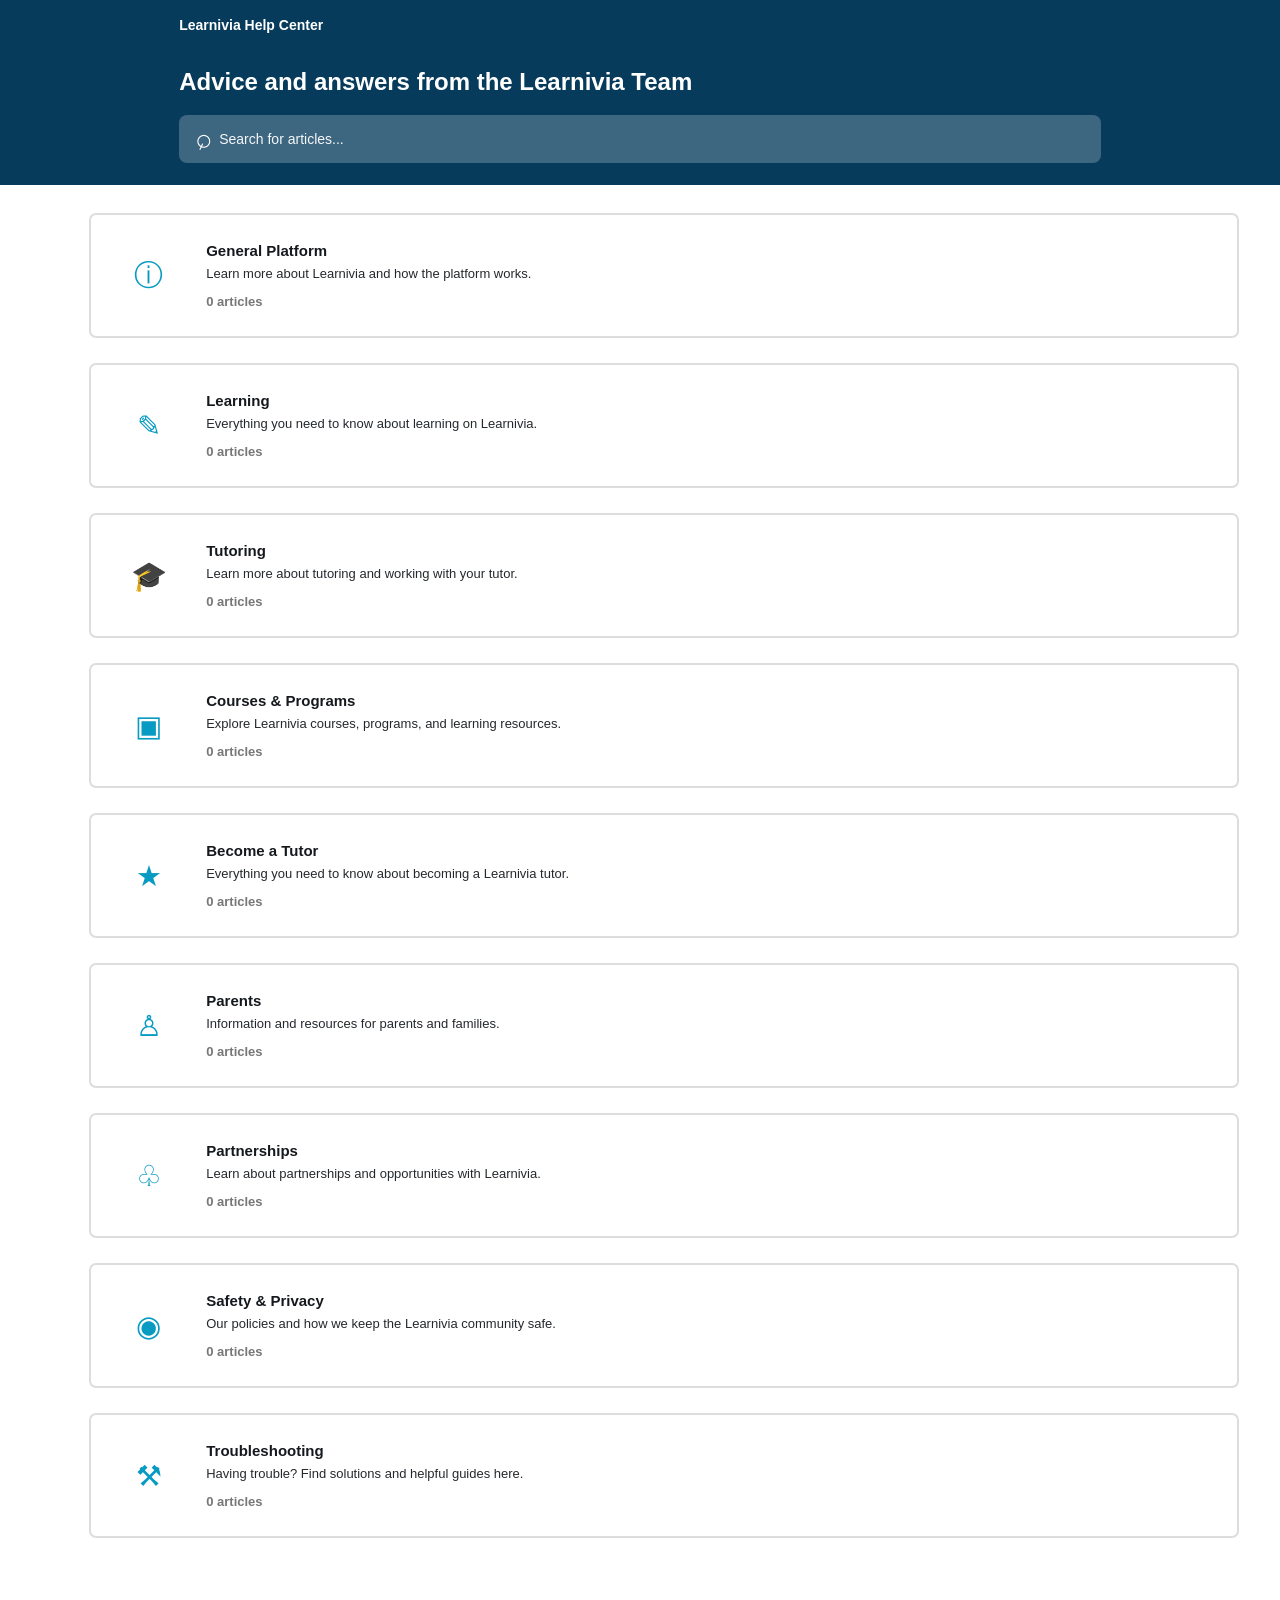
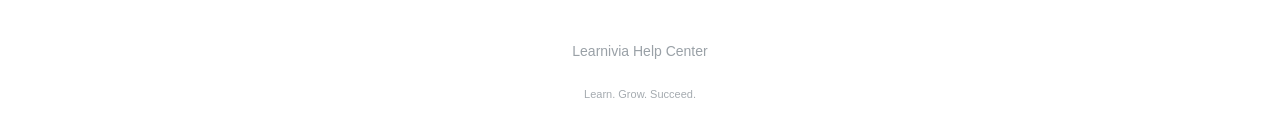
<file: faq.html>
<!DOCTYPE html>
<html lang="en">

<head>
    <meta charset="UTF-8">
    <meta name="viewport" content="width=device-width, initial-scale=1.0">

    <link rel="stylesheet" href="faq-style.css">

    <title>Learnivia Help Center</title>
</head>

<body>

    <!-- FAQ HEADER -->
    <div class="faq-header">

        <div class="faq-container">

            <div class="faq-logo">
                Learnivia Help Center
            </div>

            <h1>
                Advice and answers from the Learnivia Team
            </h1>

            <div class="faq-search">
                <span class="search-icon">⌕</span>
                <input
                    type="text"
                    placeholder="Search for articles..."
                >
            </div>

        </div>

    </div>


    <!-- FAQ CATEGORIES -->
    <main class="faq-content">

        <div class="faq-card">

            <div class="faq-icon">ⓘ</div>

            <div class="faq-card-text">
                <h2>General Platform</h2>
                <p>Learn more about Learnivia and how the platform works.</p>
                <span>0 articles</span>
            </div>

        </div>


        <div class="faq-card">

            <div class="faq-icon">✎</div>

            <div class="faq-card-text">
                <h2>Learning</h2>
                <p>Everything you need to know about learning on Learnivia.</p>
                <span>0 articles</span>
            </div>

        </div>


        <div class="faq-card">

            <div class="faq-icon">🎓</div>

            <div class="faq-card-text">
                <h2>Tutoring</h2>
                <p>Learn more about tutoring and working with your tutor.</p>
                <span>0 articles</span>
            </div>

        </div>


        <div class="faq-card">

            <div class="faq-icon">▣</div>

            <div class="faq-card-text">
                <h2>Courses & Programs</h2>
                <p>Explore Learnivia courses, programs, and learning resources.</p>
                <span>0 articles</span>
            </div>

        </div>


        <div class="faq-card">

            <div class="faq-icon">★</div>

            <div class="faq-card-text">
                <h2>Become a Tutor</h2>
                <p>Everything you need to know about becoming a Learnivia tutor.</p>
                <span>0 articles</span>
            </div>

        </div>


        <div class="faq-card">

            <div class="faq-icon">♙</div>

            <div class="faq-card-text">
                <h2>Parents</h2>
                <p>Information and resources for parents and families.</p>
                <span>0 articles</span>
            </div>

        </div>


        <div class="faq-card">

            <div class="faq-icon">♧</div>

            <div class="faq-card-text">
                <h2>Partnerships</h2>
                <p>Learn about partnerships and opportunities with Learnivia.</p>
                <span>0 articles</span>
            </div>

        </div>


        <div class="faq-card">

            <div class="faq-icon">◉</div>

            <div class="faq-card-text">
                <h2>Safety & Privacy</h2>
                <p>Our policies and how we keep the Learnivia community safe.</p>
                <span>0 articles</span>
            </div>

        </div>


        <div class="faq-card">

            <div class="faq-icon">⚒</div>

            <div class="faq-card-text">
                <h2>Troubleshooting</h2>
                <p>Having trouble? Find solutions and helpful guides here.</p>
                <span>0 articles</span>
            </div>

        </div>

    </main>


    <!-- FOOTER -->
    <footer class="faq-footer">

        <p>Learnivia Help Center</p>

        <small>
            Learn. Grow. Succeed.
        </small>

    </footer>

</body>

</html>
</file>
<file: faq-style.css>
/* =========================
   GENERAL
========================= */

* {
    box-sizing: border-box;
    margin: 0;
    padding: 0;
}

body {
    font-family: Arial, sans-serif;
    background: #ffffff;
    color: #1f2933;
}


/* =========================
   FAQ HEADER
========================= */

.faq-header {
    width: 100%;
    min-height: 185px;
    background: 
        #073b5c;
       
}

.faq-container {
    width: 72%;
    max-width: 1150px;
    margin: 0 auto;
    padding-top: 17px;
}


/* =========================
   LOGO / HEADER TEXT
========================= */

.faq-logo {
    color: white;
    font-size: 14px;
    font-weight: 600;
    margin-bottom: 35px;
}

.faq-header h1 {
    color: white;
    font-size: 24px;
    font-weight: 700;
    margin-bottom: 19px;
}


/* =========================
   SEARCH BAR
========================= */

.faq-search {
    width: 100%;
    height: 48px;
    display: flex;
    align-items: center;

    background: rgba(255, 255, 255, 0.22);

    border-radius: 8px;

    padding: 0 15px;
}

.search-icon {
    color: white;
    font-size: 28px;
    line-height: 1;
    margin-right: 8px;
    transform: rotate(-20deg);
}

.faq-search input {
    width: 100%;
    height: 100%;

    border: none;
    outline: none;

    background: transparent;

    color: white;
    font-size: 14px;
}

.faq-search input::placeholder {
    color: rgba(255, 255, 255, 0.95);
}


/* =========================
   FAQ CONTENT
========================= */

.faq-content {
    width: 72%;
    max-width: 1150px;

    margin: 28px auto 0;
}


/* =========================
   FAQ CARDS
========================= */

.faq-card {
    width: 1150px;;
    height: 125px;
    margin-left:-90px;
    border: 2.5px solid #dddddd;
    border-radius: 7px;

    margin-bottom: 25px;

    display: flex;
    align-items: center;

    padding: 20px 35px;

    background: #ffffff;

    transition:
        box-shadow 0.2s ease,
        transform 0.2s ease;
}

.faq-card:hover {
    box-shadow: 0 4px 15px rgba(0, 0, 0, 0.07);
    transform: translateY(-1px);
    border-color: #079ac2;
    

    
}
.faq-card:hover .faq-card-text span{
    color:#079ac2
}

/* =========================
   ICON
========================= */

.faq-icon {
    width: 65px;
    min-width: 65px;
    margin-left:-10px;
    display: flex;
    align-items: center;
    justify-content: center;

    color: #079ac2;

    font-size: 29px;
}


/* =========================
   CARD TEXT
========================= */

.faq-card-text {
    padding-left: 25px;
}

.faq-card-text h2 {
    font-size: 15px;
    font-weight: 700;

    color: #15191d;

    margin-bottom: 7px;
}

.faq-card-text p {
    font-size: 13px;
    color: #25292d;

    margin-bottom: 11px;
}

.faq-card-text span {
    font-size: 13px;
    color: #777777;
    font-weight:550;
}


/* =========================
   FOOTER
========================= */

.faq-footer {
    width: 100%;

    text-align: center;

    margin-top: 105px;
    padding-bottom: 30px;

    color: #9aa1a7;
}

.faq-footer p {
    font-size: 14px;
    margin-bottom: 25px;
}

.faq-footer small {
    font-size: 11px;
    color: #a5abb0;
}
</file>
